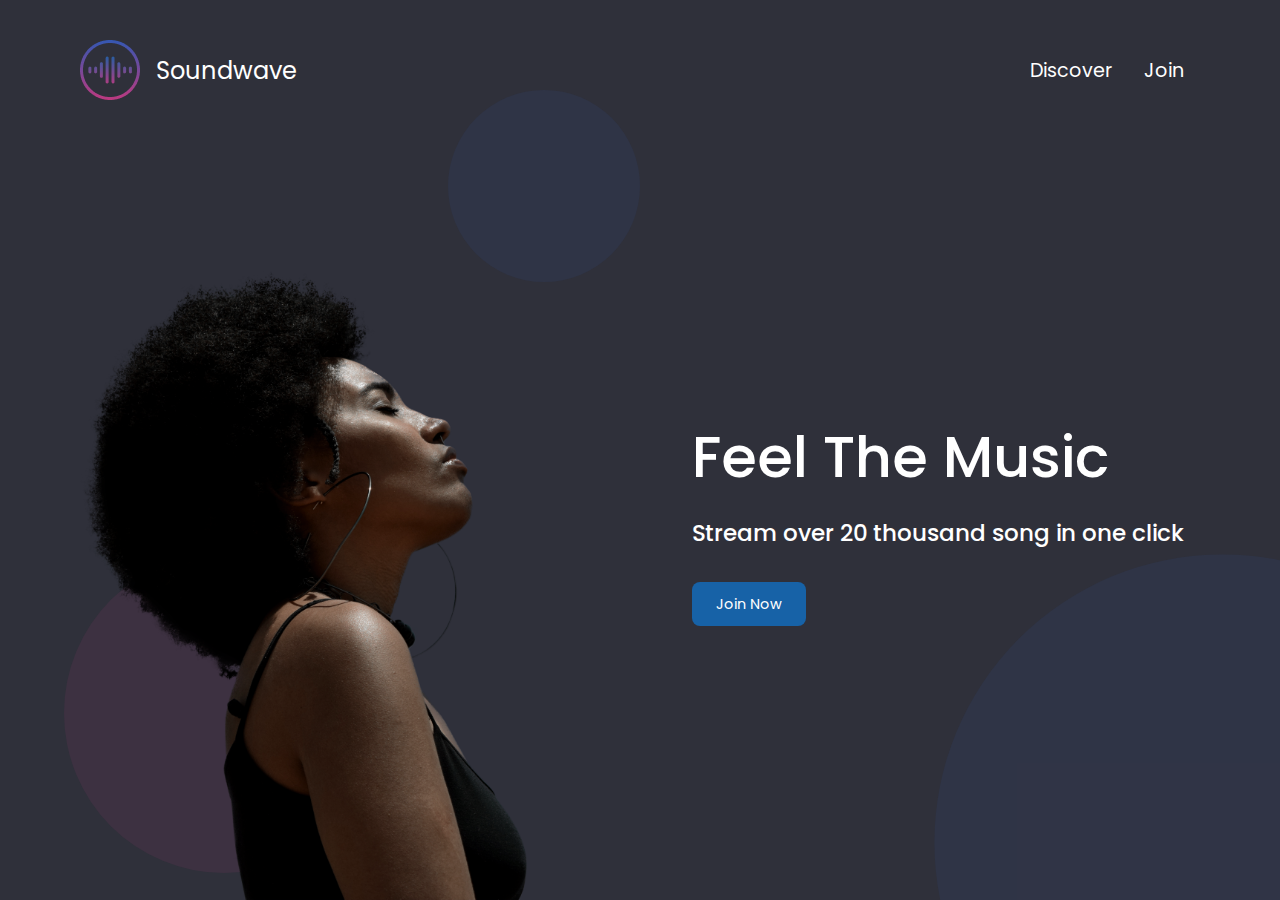
<file: index.html>
<!DOCTYPE html>
<html lang="en">
  <head>
    <meta charset="UTF-8" />
    <meta name="viewport" content="width=device-width, initial-scale=1.0" />
    <title>Soundwave</title>
    <link rel="stylesheet" href="styles.css" />
    <link rel="stylesheet" href="index.css" />
    <link rel="icon" href="images/logo.png" />
  </head>
  <body class="container full-height-grow">
    <header class="main-header">
      <a href="/" class="brand-logo">
        <img src="images/logo.png" alt="logo" />
        <div class="brand-logo-name">Soundwave</div>
      </a>
      <nav class="main-nav">
        <ul>
          <li><a href="discover.html">Discover</a></li>
          <li><a href="join.html">Join </a></li>
        </ul>
      </nav>
    </header>
    <section class="home-main-section">
      <div class="image-wrapper">
        <div class="home-image"></div>
      </div>
      <div class="call-to-action">
        <h1 class="title">Feel The Music</h1>
        <span class="subtitle">Stream over 20 thousand song in one click</span>
        <a href="join.html" class="btn">Join Now</a>
      </div>
    </section>

    <div class="home-page-circle-1"></div>
    <div class="home-page-circle-2"></div>
    <div class="home-page-circle-3"></div>
  </body>
</html>
</file>
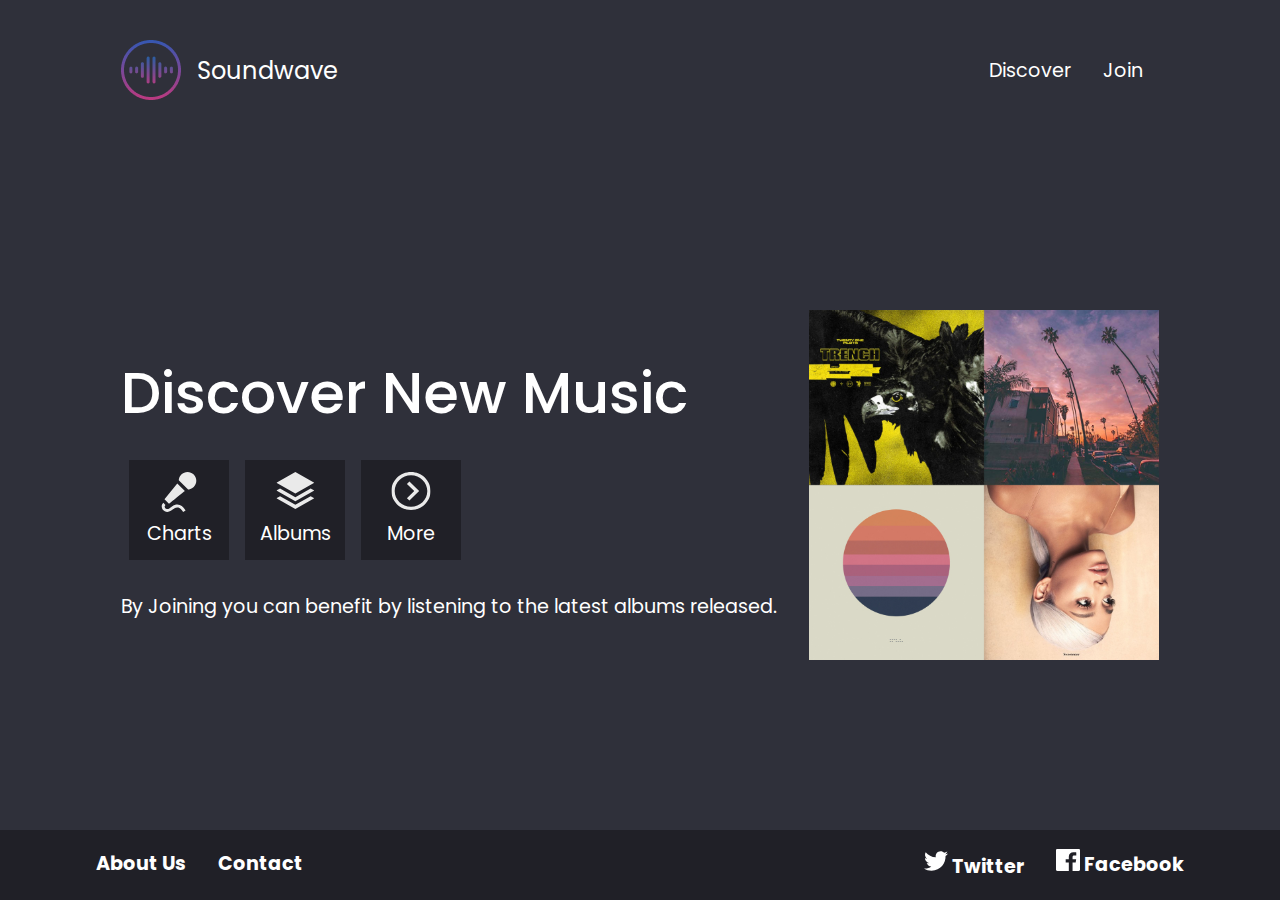
<file: discover.html>
<!DOCTYPE html>
<html lang="en">
  <head>
    <meta charset="UTF-8" />
    <meta name="viewport" content="width=device-width, initial-scale=1.0" />
    <title>Soundwave - Discover</title>
    <link rel="stylesheet" href="styles.css" />
    <link rel="stylesheet" href="discover.css" />
    <link rel="icon" href="images/logo.png" />
  </head>
  <body class="full-height-grow">
    <div class="container full-height-grow">
      <header class="main-header">
        <a href="/" class="brand-logo">
          <img src="images/logo.png" alt="logo" />
          <div class="brand-logo-name">Soundwave</div>
        </a>
        <nav class="main-nav">
          <ul>
            <li><a href="discover.html">Discover</a></li>
            <li><a href="join.html">Join </a></li>
          </ul>
        </nav>
      </header>
      <section class="discover-main-section">
        <div class="call-to-action">
          <h1 class="title">Discover New Music</h1>
          <div class="icon-section">
            <div class="icon">
              <img src="images/microphone.svg" alt="" />Charts
            </div>
            <div class="icon"><img src="images/albums.svg" alt="" />Albums</div>
            <div class="icon"><img src="images/more.svg" alt="" />More</div>
          </div>
          By Joining you can benefit by listening to the latest albums released.
        </div>
        <img src="images/covers.jpg" alt="" class="covers-image" />
      </section>
    </div>
    <footer class="main-footer">
      <div class="container">
        <nav class="footer-nav">
          <ul>
            <li><a href="#">About Us</a></li>
            <li><a href="#">Contact</a></li>
          </ul>
        </nav>
        <nav class="footer-nav">
          <ul>
            <li>
              <a href="#" class="social-link">
                <img src="images/twitter.svg" alt="twitter-link" />
                Twitter
              </a>
            </li>
            <li>
              <a href="#" class="social-link">
                <img src="images/facebook.svg" alt="facebook-link" />
                Facebook
              </a>
            </li>
          </ul>
        </nav>
      </div>
    </footer>

    <div class="home-page-circle-1"></div>
    <div class="home-page-circle-2"></div>
    <div class="home-page-circle-3"></div>
  </body>
</html>
</file>
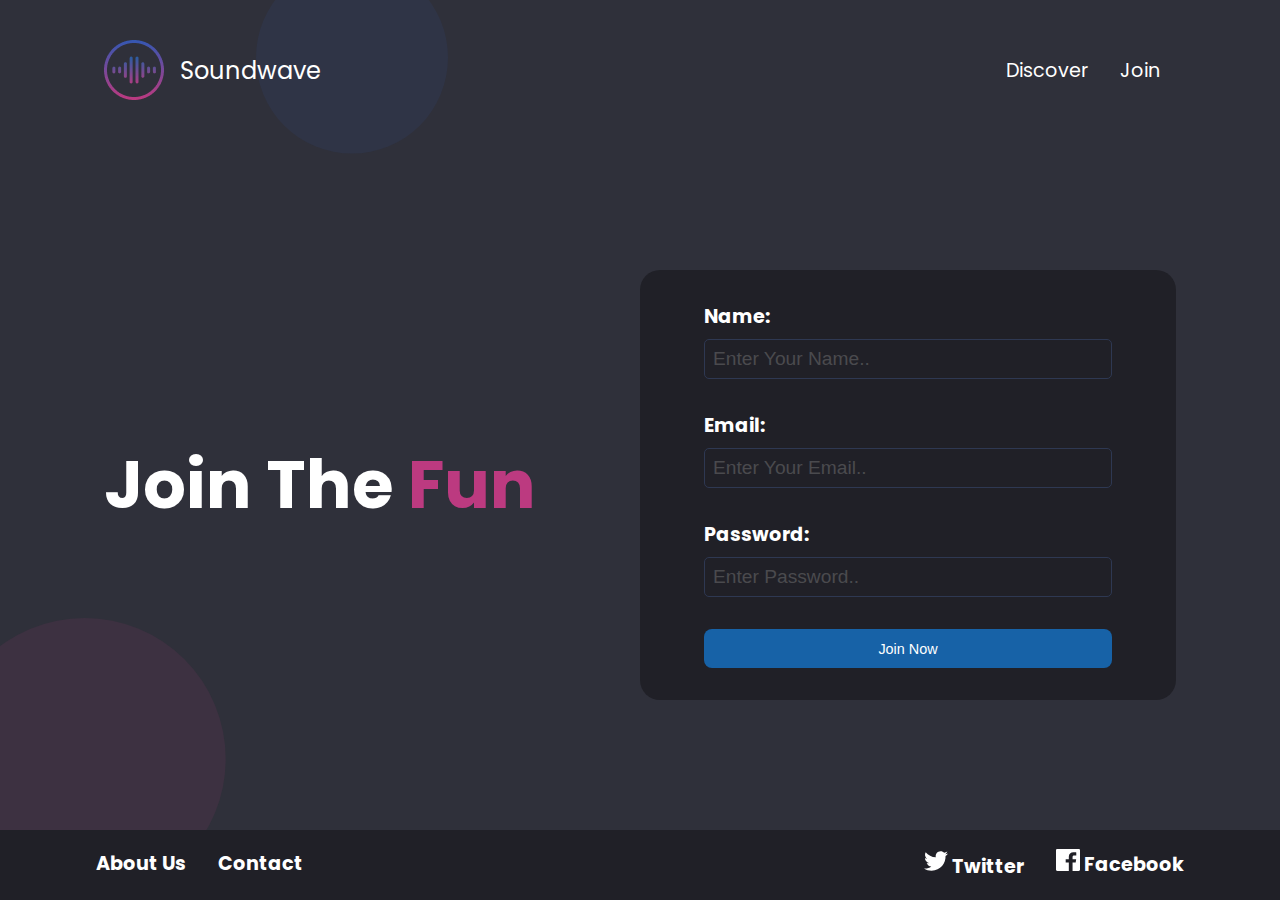
<file: join.html>
<!DOCTYPE html>
<html lang="en">
  <head>
    <meta charset="UTF-8" />
    <meta name="viewport" content="width=device-width, initial-scale=1.0" />
    <title>Soundwave - Join</title>
    <link rel="stylesheet" href="styles.css" />
    <link rel="stylesheet" href="join.css" />
    <link rel="icon" href="images/logo.png" />
  </head>
  <body class="full-height-grow">
    <div class="container full-height-grow">
      <header class="main-header">
        <a href="/" class="brand-logo">
          <img src="images/logo.png" alt="logo" />
          <div class="brand-logo-name">Soundwave</div>
        </a>
        <nav class="main-nav">
          <ul>
            <li><a href="discover.html">Discover</a></li>
            <li><a href="join.html">Join </a></li>
          </ul>
        </nav>
      </header>
      <section class="join-main-section">
        <h1 class="join-text">Join The <span class="accent-text">Fun</span></h1>
        <form action="" class="join-form">
          <div class="input-group">
            <label for="name">Name:</label>
            <input type="text" required placeholder="Enter Your Name.." />
          </div>
          <div class="input-group">
            <label for="name">Email:</label>
            <input type="email" required placeholder="Enter Your Email.." />
          </div>
          <div class="input-group">
            <label for="name">Password:</label>
            <input type="password" required placeholder="Enter Password.." />
          </div>
          <div class="input-group">
            <button type="submit" class="btn">Join Now</button>
          </div>
        </form>
      </section>
    </div>
    <div class="join-page-circle-1"></div>
    <div class="join-page-circle-2"></div>

    <footer class="main-footer">
      <div class="container">
        <nav class="footer-nav">
          <ul>
            <li><a href="#">About Us</a></li>
            <li><a href="#">Contact</a></li>
          </ul>
        </nav>
        <nav class="footer-nav">
          <ul>
            <li>
              <a href="#" class="social-link">
                <img src="images/twitter.svg" alt="twitter-link" />
                Twitter
              </a>
            </li>
            <li>
              <a href="#" class="social-link">
                <img src="images/facebook.svg" alt="facebook-link" />
                Facebook
              </a>
            </li>
          </ul>
        </nav>
      </div>
    </footer>
  </body>
</html>
</file>
<file: styles.css>
@import url("https://fonts.googleapis.com/css2?family=Poppins:wght@400;500;700&display=swap");

*,
*::before,
*::after {
  box-sizing: border-box;
}
body {
  margin: 0;
  padding: 0;
  background-color: #2f303a;
  font-family: "Poppins", sans-serif;
  font-size: 1.2rem;
  color: #ffffff;
  min-height: 100vh;
}
.full-height-grow {
  display: flex;
  flex-direction: column;
}
.container {
  max-width: 1200px;
  margin: 0 auto;
  padding: 0 40px;
  flex-grow: 1;
}
.main-header,
.main-footer {
  display: flex;
  justify-content: space-between;
  align-items: center;
}
.main-header {
  height: 140px;
}
.brand-logo {
  display: flex;
  align-items: center;
  font-size: 1.25em;
  color: inherit;
  text-decoration: none;
}
.brand-logo-name {
  margin-left: 1rem;
}
.main-nav ul,
.main-footer nav ul {
  display: flex;
  margin: 0;
  padding: 0;
  list-style: none;
}
.main-nav a,
.main-footer nav a {
  color: inherit;
  text-decoration: none;
  padding: 1rem;
}
.main-nav a:hover,
.main-footer nav a:hover {
  color: #adadad;
}
.main-footer {
  height: 70px;
  background-color: #202027;
  font-weight: bold;
}
.main-footer .container {
  display: flex;
  justify-content: space-between;
}
.social-links {
  font-size: 1em;
  margin-right: 0.25rem;
}
.title {
  margin-top: 0;
  margin-bottom: 1rem;
  font-weight: 500;
  font-size: 3em;
}
.subtitle {
  font-weight: 500;
  font-size: 1.2em;
  margin-bottom: 2rem;
}
.btn {
  color: #ffffff;
  background-color: #1762a7;
  padding: 0.7rem 1.5rem;
  border-radius: 0.5rem;
  text-decoration: none;
  font-size: 0.9rem;
  outline: none;
  border: none;
  cursor: pointer;
}
.btn:hover {
  background-color: #2180d8;
}
.btn:focus {
  background-color: #2796ff;
}
</file>
<file: index.css>
.home-main-section {
  display: flex;
  align-items: stretch;
  justify-content: space-between;
  flex-grow: 1;
}
.home-main-section .image-wrapper {
  flex-grow: 1;
  flex-direction: column;
  display: flex;
  align-items: stretch;
  justify-content: flex-end;
}
.home-main-section .home-image {
  background: url("images/landing-page-girl.png");
  flex-grow: 1;
  max-height: 70vh;
  min-width: 30vw;
  background-size: contain;
  background-repeat: no-repeat;
  background-position: bottom left;
}
.home-main-section .call-to-action {
  display: flex;
  flex-direction: column;
  align-items: flex-start;
  margin: 1rem;
  align-self: center;
}
@media (max-width: 900px) {
  .home-main-section .image-wrapper {
    display: none;
  }
  .home-main-section {
    justify-content: center;
  }
}

.home-page-circle-1 {
  position: absolute;
  width: 25vw;
  height: 25vw;
  border-radius: 50%;
  background-color: rgb(188, 58, 128, 0.1);
  bottom: 3vh;
  left: 5vw;
  z-index: -1;
}

.home-page-circle-2 {
  position: absolute;
  width: 15vw;
  height: 15vw;
  border-radius: 50%;
  background-color: rgb(52, 87, 178, 0.1);
  top: 10vh;
  left: 35vw;
  z-index: -1;
}
.home-page-circle-3 {
  position: absolute;
  width: 45vw;
  height: 45vw;
  overflow: hidden;

  bottom: 0;
  right: 0;
  z-index: -1;
}
.home-page-circle-3::before {
  content: "";
  transform: translate(40%, 40%);
  position: absolute;
  height: 100%;
  width: 100%;
  border-radius: 50%;
  background-color: rgb(52, 87, 178, 0.1);
}
</file>
<file: discover.css>
.discover-main-section {
  display: flex;
  align-items: center;
  justify-content: space-between;
  flex-grow: 1;
}
.discover-main-section .covers-image {
  width: 30vw;
  margin-left: 2rem;
  height: auto;
  max-width: 350px;
}
.icon-section {
  display: flex;
}
.icon {
  display: flex;
  flex-direction: column;
  justify-content: space-between;
  align-items: center;
  margin: 0.5rem;
  padding: 0.75rem;
  width: 100px;
  height: 100px;
  background-color: #202027;
  margin-bottom: 2rem;
}
.icon img {
  width: 40px;
}

@media (max-width: 800px) {
  .discover-main-section {
    flex-direction: column;
    justify-content: center;
  }
  .discover-main-section .covers-image {
    margin-top: 2rem;
    height: 30vh;
    width: auto;
  }
}
</file>
<file: join.css>
.join-main-section {
  display: flex;
  justify-content: space-between;
  align-items: center;
  flex-grow: 1;
}
.join-text {
  font-size: 3.5em;
  font-weight: bold;
  margin: 0;
}
.accent-text {
  color: #bc3a80;
}
.join-form {
  background-color: #202027;
  width: 50vw;
  max-width: 50%;
  padding: 2rem 4rem;
  border-radius: 20px;
}
.input-group {
  margin-bottom: 2rem;
  display: flex;
  flex-direction: column;
}
.input-group:last-child {
  margin-bottom: 0;
}
.input-group label {
  font-weight: bold;
  margin-bottom: 0.5rem;
}
.input-group input {
  outline: none;
  background: none;
  border: 1px solid #2e3852;
  font-size: 1em;
  padding: 0.5rem;
  color: inherit;
  border-radius: 5px;
}
.input-group input:focus {
  border-color: #596da0;
}
input::-webkit-input-placeholder {
  opacity: 0.5;
}

.join-page-circle-1 {
  position: absolute;
  width: 22vw;
  height: 22vw;
  overflow: hidden;
  bottom: 0;
  left: 0;
  z-index: -1;
}
.join-page-circle-1::before {
  content: "";
  transform: translateX(-20%);
  position: absolute;
  height: 100%;
  width: 100%;
  border-radius: 50%;
  background-color: rgb(188, 58, 128, 0.1);
}
.join-page-circle-2 {
  position: absolute;
  width: 15vw;
  height: 15vw;
  overflow: hidden;
  top: 0;
  left: 20vw;
  z-index: -1;
}
.join-page-circle-2::before {
  content: "";
  transform: translateY(-20%);
  position: absolute;
  height: 100%;
  width: 100%;
  border-radius: 50%;
  background-color: rgb(52, 87, 178, 0.1);
}
@media (max-width: 900px) {
  .join-main-section {
    flex-direction: column;
    justify-content: center;
  }
  .join-form {
    width: 80vw;
    max-width: inherit;
    margin: 2rem 0;
  }
}
</file>
